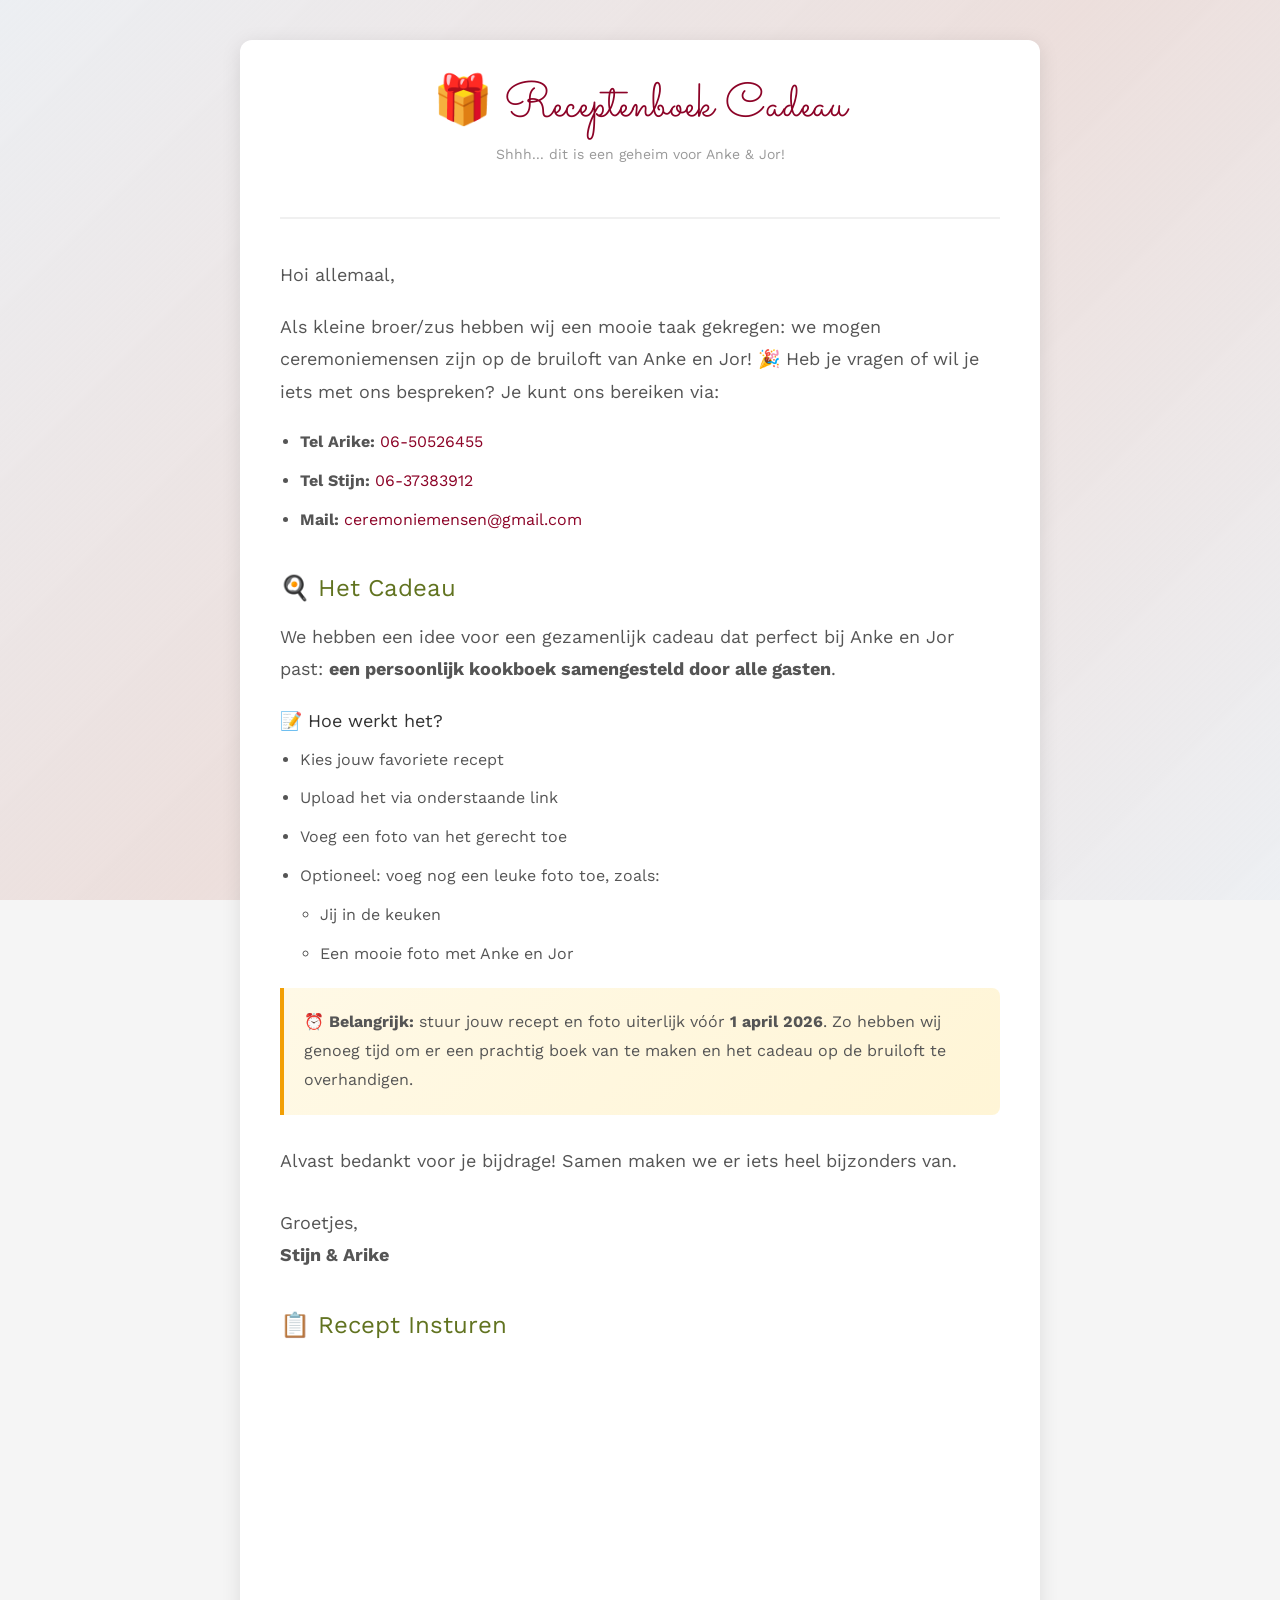
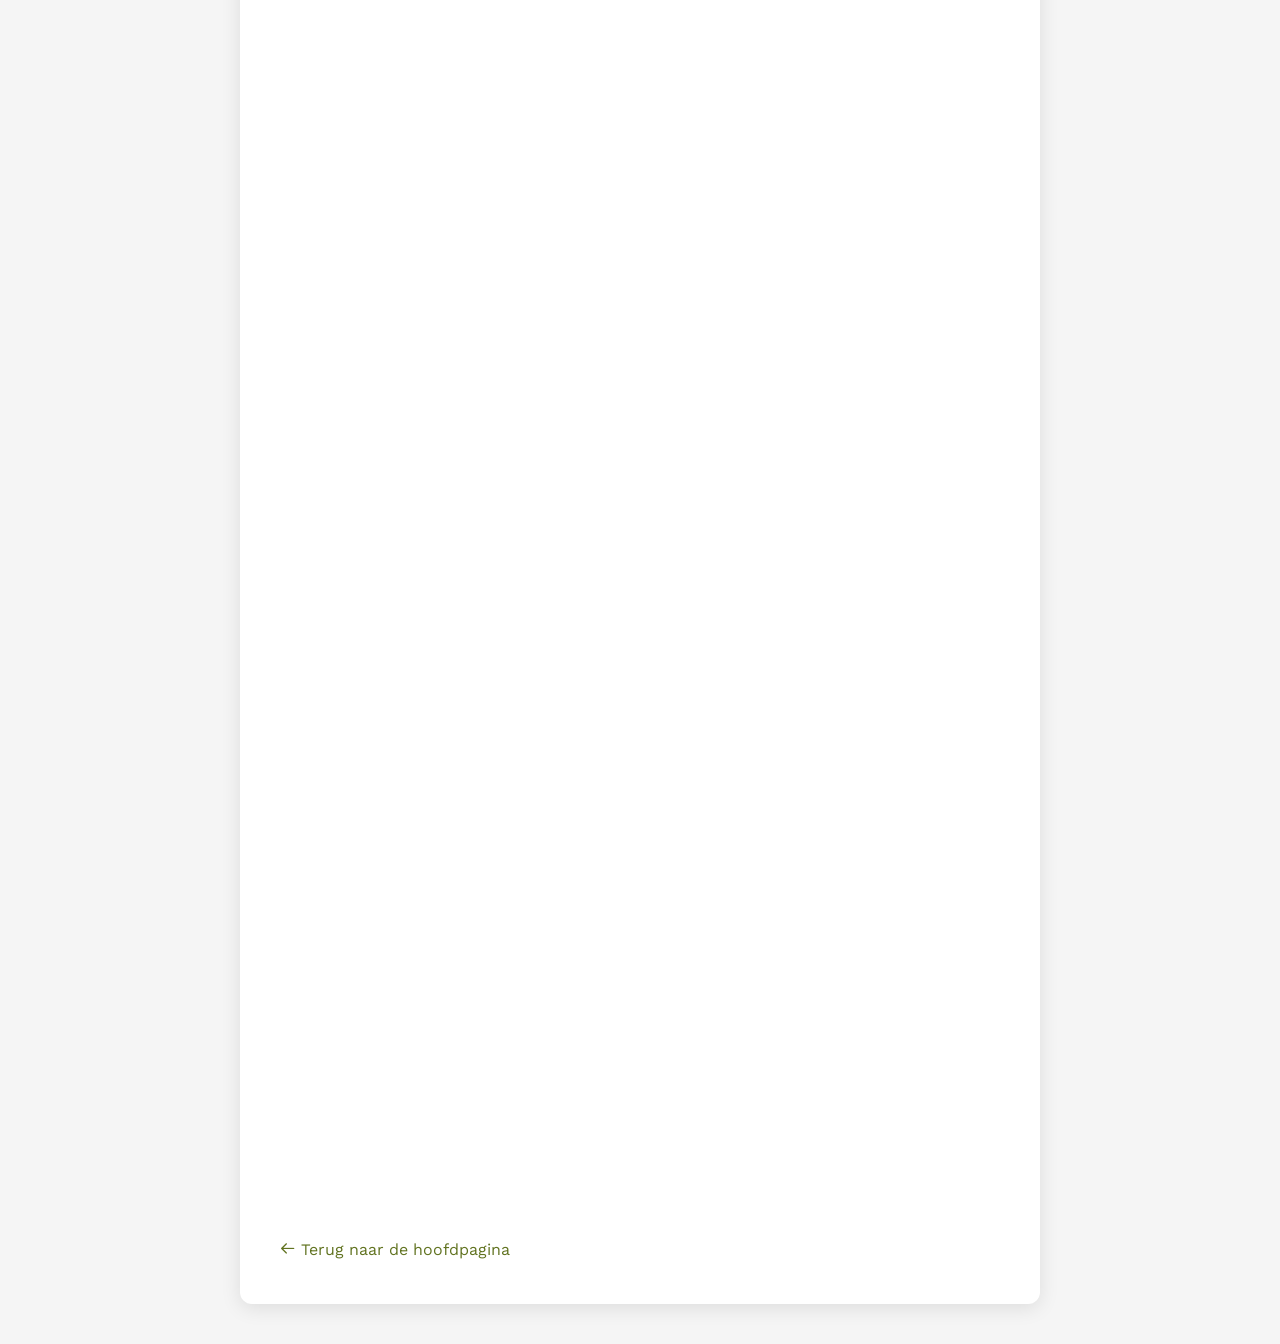
<file: geheim.html>
<!DOCTYPE html>
<html lang="nl">
<head>
    <meta charset="utf-8">
    <meta http-equiv="X-UA-Compatible" content="IE=edge">
    <title>Geheime Pagina - Bruiloft Jor & Anke</title>
    <meta name="viewport" content="width=device-width, initial-scale=1">
    <meta name="robots" content="noindex, nofollow">
    
    <!-- Favicon -->
    <link rel="icon" type="image/png" href="images/website-icon.png">
    
    <link href='https://fonts.googleapis.com/css?family=Work+Sans:400,300,600,400italic,700' rel='stylesheet' type='text/css'>
    <link href="https://fonts.googleapis.com/css?family=Sacramento" rel="stylesheet">
    
    <!-- Bootstrap  -->
    <link rel="stylesheet" href="css/bootstrap.css">
    <!-- Icomoon Icon Fonts-->
    <link rel="stylesheet" href="css/icomoon.css">
    <!-- Theme style  -->
    <link rel="stylesheet" href="css/style.css">
    
    <style>
        body {
            background: #f5f5f5;
            padding: 40px 20px;
        }
        .secret-container {
            max-width: 800px;
            margin: 0 auto;
            background: white;
            padding: 40px;
            border-radius: 12px;
            box-shadow: 0 4px 20px rgba(0,0,0,0.1);
        }
        .secret-header {
            text-align: center;
            margin-bottom: 40px;
            padding-bottom: 30px;
            border-bottom: 2px solid #f0f0f0;
        }
        .secret-header h1 {
            font-family: 'Sacramento', cursive;
            font-size: 48px;
            color: #8C0327;
            margin-bottom: 10px;
        }
        .secret-header p {
            color: #999;
            font-size: 14px;
        }
        .info-section {
            margin-bottom: 40px;
        }
        .info-section h2 {
            color: #617320;
            font-size: 24px;
            margin-bottom: 20px;
            display: flex;
            align-items: center;
            gap: 10px;
        }
        .info-section h3 {
            color: #333;
            font-size: 18px;
            margin: 25px 0 15px;
        }
        .info-section p, .info-section li {
            color: #555;
            line-height: 1.8;
        }
        .info-section ul {
            padding-left: 20px;
        }
        .info-section li {
            margin-bottom: 10px;
        }
        .highlight-box {
            background: linear-gradient(135deg, #fff9e6 0%, #fff5d6 100%);
            border-left: 4px solid #F29F05;
            padding: 20px;
            border-radius: 0 8px 8px 0;
            margin: 20px 0;
        }
        .highlight-box p {
            margin: 0;
        }
        .btn-form {
            display: inline-block;
            background: #8C0327;
            color: white;
            padding: 15px 30px;
            border-radius: 8px;
            text-decoration: none;
            font-weight: 600;
            transition: all 0.3s;
        }
        .btn-form:hover {
            background: #6a0220;
            color: white;
            text-decoration: none;
            transform: translateY(-2px);
            box-shadow: 0 4px 15px rgba(140, 3, 39, 0.3);
        }
        .back-link {
            display: inline-block;
            margin-top: 30px;
            color: #617320;
            text-decoration: none;
        }
        .back-link:hover {
            color: #8C0327;
        }
        code {
            background: #f0f0f0;
            padding: 2px 8px;
            border-radius: 4px;
            font-size: 14px;
        }
        .step-number {
            display: inline-flex;
            align-items: center;
            justify-content: center;
            width: 28px;
            height: 28px;
            background: #8C0327;
            color: white;
            border-radius: 50%;
            font-size: 14px;
            font-weight: bold;
            margin-right: 10px;
        }
    </style>
</head>
<body>
    <div class="secret-container">
        <div class="secret-header">
            <h1>🎁 Receptenboek Cadeau</h1>
            <p>Shhh... dit is een geheim voor Anke & Jor!</p>
        </div>
        
        <!-- Contact Info Section -->
        <div class="info-section">
            <p style="font-size: 18px;">Hoi allemaal,</p>
            <p style="font-size: 18px;">Als kleine broer/zus hebben wij een mooie taak gekregen: we mogen ceremoniemensen zijn op de bruiloft van Anke en Jor! 🎉 Heb je vragen of wil je iets met ons bespreken? Je kunt ons bereiken via:</p>
            <ul>
                <li><strong>Tel Arike:</strong> <a href="tel:0650526455" style="color: #8C0327;">06-50526455</a></li>
                <li><strong>Tel Stijn:</strong> <a href="tel:0637383912" style="color: #8C0327;">06-37383912</a></li>
                <li><strong>Mail:</strong> <a href="mailto:ceremoniemensen@gmail.com" style="color: #8C0327;">ceremoniemensen@gmail.com</a></li>
            </ul>
        </div>
        
        <!-- Het Cadeau Section -->
        <div class="info-section">
            <h2>🍳 Het Cadeau</h2>
            <p style="font-size: 18px;">We hebben een idee voor een gezamenlijk cadeau dat perfect bij Anke en Jor past: <strong>een persoonlijk kookboek samengesteld door alle gasten</strong>.</p>
            
            <h3>📝 Hoe werkt het?</h3>
            <ul>
                <li>Kies jouw favoriete recept</li>
                <li>Upload het via onderstaande link</li>
                <li>Voeg een foto van het gerecht toe</li>
                <li>Optioneel: voeg nog een leuke foto toe, zoals:
                    <ul style="margin-top: 10px;">
                        <li>Jij in de keuken</li>
                        <li>Een mooie foto met Anke en Jor</li>
                    </ul>
                </li>
            </ul>
            
            <div class="highlight-box">
                <p>⏰ <strong>Belangrijk:</strong> stuur jouw recept en foto uiterlijk vóór <strong>1 april 2026</strong>. Zo hebben wij genoeg tijd om er een prachtig boek van te maken en het cadeau op de bruiloft te overhandigen.</p>
            </div>
            
            <p style="font-size: 18px; margin: 30px 0;">Alvast bedankt voor je bijdrage! Samen maken we er iets heel bijzonders van.</p>
            
            <p style="font-size: 18px; margin-top: 20px;">Groetjes,<br><strong>Stijn & Arike</strong></p>
        </div>
        
        <!-- Recipe Form Section -->
        <div class="info-section">
            <h2>📋 Recept Insturen</h2>
            <iframe src="https://docs.google.com/forms/d/e/1FAIpQLSd0lJe3MdCIZFdpQY8dyAfPH5JNWF2awY3vAHAjDWlBSS45EA/viewform?embedded=true" width="100%" height="1400" frameborder="0" marginheight="0" marginwidth="0" style="border-radius: 10px;">Laden…</iframe>
        </div>
        
        <a href="index.html" class="back-link">
            <i class="icon-arrow-left"></i> Terug naar de hoofdpagina
        </a>
    </div>
</body>
</html>
</file>
<file: css/icomoon.css>
@font-face {
  font-family: 'icomoon';
  src:  url('../fonts/icomoon/icomoon.eot?6iuir');
  src:  url('../fonts/icomoon/icomoon.eot?6iuir#iefix') format('embedded-opentype'),
    url('../fonts/icomoon/icomoon.ttf?6iuir') format('truetype'),
    url('../fonts/icomoon/icomoon.woff?6iuir') format('woff'),
    url('../fonts/icomoon/icomoon.svg?6iuir#icomoon') format('svg');
  font-weight: normal;
  font-style: normal;
}

[class^="icon-"], [class*=" icon-"] {
  /* use !important to prevent issues with browser extensions that change fonts */
  font-family: 'icomoon' !important;
  speak: none;
  font-style: normal;
  font-weight: normal;
  font-variant: normal;
  text-transform: none;
  line-height: 1;

  /* Better Font Rendering =========== */
  -webkit-font-smoothing: antialiased;
  -moz-osx-font-smoothing: grayscale;
}

.icon-eye:before {
  content: "\e000";
}
.icon-paper-clip:before {
  content: "\e001";
}
.icon-mail:before {
  content: "\e002";
}
.icon-toggle:before {
  content: "\e003";
}
.icon-layout:before {
  content: "\e004";
}
.icon-link:before {
  content: "\e005";
}
.icon-bell:before {
  content: "\e006";
}
.icon-lock:before {
  content: "\e007";
}
.icon-unlock:before {
  content: "\e008";
}
.icon-ribbon:before {
  content: "\e009";
}
.icon-image:before {
  content: "\e010";
}
.icon-signal:before {
  content: "\e011";
}
.icon-target:before {
  content: "\e012";
}
.icon-clipboard:before {
  content: "\e013";
}
.icon-clock:before {
  content: "\e014";
}
.icon-watch:before {
  content: "\e015";
}
.icon-air-play:before {
  content: "\e016";
}
.icon-camera:before {
  content: "\e017";
}
.icon-video:before {
  content: "\e018";
}
.icon-disc:before {
  content: "\e019";
}
.icon-printer:before {
  content: "\e020";
}
.icon-monitor:before {
  content: "\e021";
}
.icon-server:before {
  content: "\e022";
}
.icon-cog:before {
  content: "\e023";
}
.icon-heart:before {
  content: "\e024";
}
.icon-paragraph:before {
  content: "\e025";
}
.icon-align-justify:before {
  content: "\e026";
}
.icon-align-left:before {
  content: "\e027";
}
.icon-align-center:before {
  content: "\e028";
}
.icon-align-right:before {
  content: "\e029";
}
.icon-book:before {
  content: "\e030";
}
.icon-layers:before {
  content: "\e031";
}
.icon-stack:before {
  content: "\e032";
}
.icon-stack-2:before {
  content: "\e033";
}
.icon-paper:before {
  content: "\e034";
}
.icon-paper-stack:before {
  content: "\e035";
}
.icon-search:before {
  content: "\e036";
}
.icon-zoom-in:before {
  content: "\e037";
}
.icon-zoom-out:before {
  content: "\e038";
}
.icon-reply:before {
  content: "\e039";
}
.icon-circle-plus:before {
  content: "\e040";
}
.icon-circle-minus:before {
  content: "\e041";
}
.icon-circle-check:before {
  content: "\e042";
}
.icon-circle-cross:before {
  content: "\e043";
}
.icon-square-plus:before {
  content: "\e044";
}
.icon-square-minus:before {
  content: "\e045";
}
.icon-square-check:before {
  content: "\e046";
}
.icon-square-cross:before {
  content: "\e047";
}
.icon-microphone:before {
  content: "\e048";
}
.icon-record:before {
  content: "\e049";
}
.icon-skip-back:before {
  content: "\e050";
}
.icon-rewind:before {
  content: "\e051";
}
.icon-play:before {
  content: "\e052";
}
.icon-pause:before {
  content: "\e053";
}
.icon-stop:before {
  content: "\e054";
}
.icon-fast-forward:before {
  content: "\e055";
}
.icon-skip-forward:before {
  content: "\e056";
}
.icon-shuffle:before {
  content: "\e057";
}
.icon-repeat:before {
  content: "\e058";
}
.icon-folder:before {
  content: "\e059";
}
.icon-umbrella:before {
  content: "\e060";
}
.icon-moon:before {
  content: "\e061";
}
.icon-thermometer:before {
  content: "\e062";
}
.icon-drop:before {
  content: "\e063";
}
.icon-sun:before {
  content: "\e064";
}
.icon-cloud:before {
  content: "\e065";
}
.icon-cloud-upload:before {
  content: "\e066";
}
.icon-cloud-download:before {
  content: "\e067";
}
.icon-upload:before {
  content: "\e068";
}
.icon-download:before {
  content: "\e069";
}
.icon-location:before {
  content: "\e070";
}
.icon-location-2:before {
  content: "\e071";
}
.icon-map:before {
  content: "\e072";
}
.icon-battery:before {
  content: "\e073";
}
.icon-head:before {
  content: "\e074";
}
.icon-briefcase:before {
  content: "\e075";
}
.icon-speech-bubble:before {
  content: "\e076";
}
.icon-anchor:before {
  content: "\e077";
}
.icon-globe:before {
  content: "\e078";
}
.icon-box:before {
  content: "\e079";
}
.icon-reload:before {
  content: "\e080";
}
.icon-share:before {
  content: "\e081";
}
.icon-marquee:before {
  content: "\e082";
}
.icon-marquee-plus:before {
  content: "\e083";
}
.icon-marquee-minus:before {
  content: "\e084";
}
.icon-tag:before {
  content: "\e085";
}
.icon-power:before {
  content: "\e086";
}
.icon-command:before {
  content: "\e087";
}
.icon-alt:before {
  content: "\e088";
}
.icon-esc:before {
  content: "\e089";
}
.icon-bar-graph:before {
  content: "\e090";
}
.icon-bar-graph-2:before {
  content: "\e091";
}
.icon-pie-graph:before {
  content: "\e092";
}
.icon-star:before {
  content: "\e093";
}
.icon-arrow-left:before {
  content: "\e094";
}
.icon-arrow-right:before {
  content: "\e095";
}
.icon-arrow-up:before {
  content: "\e096";
}
.icon-arrow-down:before {
  content: "\e097";
}
.icon-volume:before {
  content: "\e098";
}
.icon-mute:before {
  content: "\e099";
}
.icon-content-right:before {
  content: "\e100";
}
.icon-content-left:before {
  content: "\e101";
}
.icon-grid:before {
  content: "\e102";
}
.icon-grid-2:before {
  content: "\e103";
}
.icon-columns:before {
  content: "\e104";
}
.icon-loader:before {
  content: "\e105";
}
.icon-bag:before {
  content: "\e106";
}
.icon-ban:before {
  content: "\e107";
}
.icon-flag:before {
  content: "\e108";
}
.icon-trash:before {
  content: "\e109";
}
.icon-expand:before {
  content: "\e110";
}
.icon-contract:before {
  content: "\e111";
}
.icon-maximize:before {
  content: "\e112";
}
.icon-minimize:before {
  content: "\e113";
}
.icon-plus:before {
  content: "\e114";
}
.icon-minus:before {
  content: "\e115";
}
.icon-check:before {
  content: "\e116";
}
.icon-cross:before {
  content: "\e117";
}
.icon-move:before {
  content: "\e118";
}
.icon-delete:before {
  content: "\e119";
}
.icon-menu:before {
  content: "\e120";
}
.icon-archive:before {
  content: "\e121";
}
.icon-inbox:before {
  content: "\e122";
}
.icon-outbox:before {
  content: "\e123";
}
.icon-file:before {
  content: "\e124";
}
.icon-file-add:before {
  content: "\e125";
}
.icon-file-subtract:before {
  content: "\e126";
}
.icon-help:before {
  content: "\e127";
}
.icon-open:before {
  content: "\e128";
}
.icon-ellipsis:before {
  content: "\e129";
}
.icon-add-to-list:before {
  content: "\e900";
}
.icon-classic-computer:before {
  content: "\e901";
}
.icon-controller-fast-backward:before {
  content: "\e902";
}
.icon-creative-commons-attribution:before {
  content: "\e903";
}
.icon-creative-commons-noderivs:before {
  content: "\e904";
}
.icon-creative-commons-noncommercial-eu:before {
  content: "\e905";
}
.icon-creative-commons-noncommercial-us:before {
  content: "\e906";
}
.icon-creative-commons-public-domain:before {
  content: "\e907";
}
.icon-creative-commons-remix:before {
  content: "\e908";
}
.icon-creative-commons-share:before {
  content: "\e909";
}
.icon-creative-commons-sharealike:before {
  content: "\e90a";
}
.icon-creative-commons:before {
  content: "\e90b";
}
.icon-document-landscape:before {
  content: "\e90c";
}
.icon-remove-user:before {
  content: "\e90d";
}
.icon-warning:before {
  content: "\e90e";
}
.icon-arrow-bold-down:before {
  content: "\e90f";
}
.icon-arrow-bold-left:before {
  content: "\e910";
}
.icon-arrow-bold-right:before {
  content: "\e911";
}
.icon-arrow-bold-up:before {
  content: "\e912";
}
.icon-arrow-down2:before {
  content: "\e913";
}
.icon-arrow-left2:before {
  content: "\e914";
}
.icon-arrow-long-down:before {
  content: "\e915";
}
.icon-arrow-long-left:before {
  content: "\e916";
}
.icon-arrow-long-right:before {
  content: "\e917";
}
.icon-arrow-long-up:before {
  content: "\e918";
}
.icon-arrow-right2:before {
  content: "\e919";
}
.icon-arrow-up2:before {
  content: "\e91a";
}
.icon-arrow-with-circle-down:before {
  content: "\e91b";
}
.icon-arrow-with-circle-left:before {
  content: "\e91c";
}
.icon-arrow-with-circle-right:before {
  content: "\e91d";
}
.icon-arrow-with-circle-up:before {
  content: "\e91e";
}
.icon-bookmark:before {
  content: "\e91f";
}
.icon-bookmarks:before {
  content: "\e920";
}
.icon-chevron-down:before {
  content: "\e921";
}
.icon-chevron-left:before {
  content: "\e922";
}
.icon-chevron-right:before {
  content: "\e923";
}
.icon-chevron-small-down:before {
  content: "\e924";
}
.icon-chevron-small-left:before {
  content: "\e925";
}
.icon-chevron-small-right:before {
  content: "\e926";
}
.icon-chevron-small-up:before {
  content: "\e927";
}
.icon-chevron-thin-down:before {
  content: "\e928";
}
.icon-chevron-thin-left:before {
  content: "\e929";
}
.icon-chevron-thin-right:before {
  content: "\e92a";
}
.icon-chevron-thin-up:before {
  content: "\e92b";
}
.icon-chevron-up:before {
  content: "\e92c";
}
.icon-chevron-with-circle-down:before {
  content: "\e92d";
}
.icon-chevron-with-circle-left:before {
  content: "\e92e";
}
.icon-chevron-with-circle-right:before {
  content: "\e92f";
}
.icon-chevron-with-circle-up:before {
  content: "\e930";
}
.icon-cloud2:before {
  content: "\e931";
}
.icon-controller-fast-forward:before {
  content: "\e932";
}
.icon-controller-jump-to-start:before {
  content: "\e933";
}
.icon-controller-next:before {
  content: "\e934";
}
.icon-controller-paus:before {
  content: "\e935";
}
.icon-controller-play:before {
  content: "\e936";
}
.icon-controller-record:before {
  content: "\e937";
}
.icon-controller-stop:before {
  content: "\e938";
}
.icon-controller-volume:before {
  content: "\e939";
}
.icon-dot-single:before {
  content: "\e93a";
}
.icon-dots-three-horizontal:before {
  content: "\e93b";
}
.icon-dots-three-vertical:before {
  content: "\e93c";
}
.icon-dots-two-horizontal:before {
  content: "\e93d";
}
.icon-dots-two-vertical:before {
  content: "\e93e";
}
.icon-download2:before {
  content: "\e93f";
}
.icon-emoji-flirt:before {
  content: "\e940";
}
.icon-flow-branch:before {
  content: "\e941";
}
.icon-flow-cascade:before {
  content: "\e942";
}
.icon-flow-line:before {
  content: "\e943";
}
.icon-flow-parallel:before {
  content: "\e944";
}
.icon-flow-tree:before {
  content: "\e945";
}
.icon-install:before {
  content: "\e946";
}
.icon-layers2:before {
  content: "\e947";
}
.icon-open-book:before {
  content: "\e948";
}
.icon-resize-100:before {
  content: "\e949";
}
.icon-resize-full-screen:before {
  content: "\e94a";
}
.icon-save:before {
  content: "\e94b";
}
.icon-select-arrows:before {
  content: "\e94c";
}
.icon-sound-mute:before {
  content: "\e94d";
}
.icon-sound:before {
  content: "\e94e";
}
.icon-trash2:before {
  content: "\e94f";
}
.icon-triangle-down:before {
  content: "\e950";
}
.icon-triangle-left:before {
  content: "\e951";
}
.icon-triangle-right:before {
  content: "\e952";
}
.icon-triangle-up:before {
  content: "\e953";
}
.icon-uninstall:before {
  content: "\e954";
}
.icon-upload-to-cloud:before {
  content: "\e955";
}
.icon-upload2:before {
  content: "\e956";
}
.icon-add-user:before {
  content: "\e957";
}
.icon-address:before {
  content: "\e958";
}
.icon-adjust:before {
  content: "\e959";
}
.icon-air:before {
  content: "\e95a";
}
.icon-aircraft-landing:before {
  content: "\e95b";
}
.icon-aircraft-take-off:before {
  content: "\e95c";
}
.icon-aircraft:before {
  content: "\e95d";
}
.icon-align-bottom:before {
  content: "\e95e";
}
.icon-align-horizontal-middle:before {
  content: "\e95f";
}
.icon-align-left2:before {
  content: "\e960";
}
.icon-align-right2:before {
  content: "\e961";
}
.icon-align-top:before {
  content: "\e962";
}
.icon-align-vertical-middle:before {
  content: "\e963";
}
.icon-archive2:before {
  content: "\e964";
}
.icon-area-graph:before {
  content: "\e965";
}
.icon-attachment:before {
  content: "\e966";
}
.icon-awareness-ribbon:before {
  content: "\e967";
}
.icon-back-in-time:before {
  content: "\e968";
}
.icon-back:before {
  content: "\e969";
}
.icon-bar-graph2:before {
  content: "\e96a";
}
.icon-battery2:before {
  content: "\e96b";
}
.icon-beamed-note:before {
  content: "\e96c";
}
.icon-bell2:before {
  content: "\e96d";
}
.icon-blackboard:before {
  content: "\e96e";
}
.icon-block:before {
  content: "\e96f";
}
.icon-book2:before {
  content: "\e970";
}
.icon-bowl:before {
  content: "\e971";
}
.icon-box2:before {
  content: "\e972";
}
.icon-briefcase2:before {
  content: "\e973";
}
.icon-browser:before {
  content: "\e974";
}
.icon-brush:before {
  content: "\e975";
}
.icon-bucket:before {
  content: "\e976";
}
.icon-cake:before {
  content: "\e977";
}
.icon-calculator:before {
  content: "\e978";
}
.icon-calendar:before {
  content: "\e979";
}
.icon-camera2:before {
  content: "\e97a";
}
.icon-ccw:before {
  content: "\e97b";
}
.icon-chat:before {
  content: "\e97c";
}
.icon-check2:before {
  content: "\e97d";
}
.icon-circle-with-cross:before {
  content: "\e97e";
}
.icon-circle-with-minus:before {
  content: "\e97f";
}
.icon-circle-with-plus:before {
  content: "\e980";
}
.icon-circle:before {
  content: "\e981";
}
.icon-circular-graph:before {
  content: "\e982";
}
.icon-clapperboard:before {
  content: "\e983";
}
.icon-clipboard2:before {
  content: "\e984";
}
.icon-clock2:before {
  content: "\e985";
}
.icon-code:before {
  content: "\e986";
}
.icon-cog2:before {
  content: "\e987";
}
.icon-colours:before {
  content: "\e988";
}
.icon-compass:before {
  content: "\e989";
}
.icon-copy:before {
  content: "\e98a";
}
.icon-credit-card:before {
  content: "\e98b";
}
.icon-credit:before {
  content: "\e98c";
}
.icon-cross2:before {
  content: "\e98d";
}
.icon-cup:before {
  content: "\e98e";
}
.icon-cw:before {
  content: "\e98f";
}
.icon-cycle:before {
  content: "\e990";
}
.icon-database:before {
  content: "\e991";
}
.icon-dial-pad:before {
  content: "\e992";
}
.icon-direction:before {
  content: "\e993";
}
.icon-document:before {
  content: "\e994";
}
.icon-documents:before {
  content: "\e995";
}
.icon-drink:before {
  content: "\e996";
}
.icon-drive:before {
  content: "\e997";
}
.icon-drop2:before {
  content: "\e998";
}
.icon-edit:before {
  content: "\e999";
}
.icon-email:before {
  content: "\e99a";
}
.icon-emoji-happy:before {
  content: "\e99b";
}
.icon-emoji-neutral:before {
  content: "\e99c";
}
.icon-emoji-sad:before {
  content: "\e99d";
}
.icon-erase:before {
  content: "\e99e";
}
.icon-eraser:before {
  content: "\e99f";
}
.icon-export:before {
  content: "\e9a0";
}
.icon-eye2:before {
  content: "\e9a1";
}
.icon-feather:before {
  content: "\e9a2";
}
.icon-flag2:before {
  content: "\e9a3";
}
.icon-flash:before {
  content: "\e9a4";
}
.icon-flashlight:before {
  content: "\e9a5";
}
.icon-flat-brush:before {
  content: "\e9a6";
}
.icon-folder-images:before {
  content: "\e9a7";
}
.icon-folder-music:before {
  content: "\e9a8";
}
.icon-folder-video:before {
  content: "\e9a9";
}
.icon-folder2:before {
  content: "\e9aa";
}
.icon-forward:before {
  content: "\e9ab";
}
.icon-funnel:before {
  content: "\e9ac";
}
.icon-game-controller:before {
  content: "\e9ad";
}
.icon-gauge:before {
  content: "\e9ae";
}
.icon-globe2:before {
  content: "\e9af";
}
.icon-graduation-cap:before {
  content: "\e9b0";
}
.icon-grid2:before {
  content: "\e9b1";
}
.icon-hair-cross:before {
  content: "\e9b2";
}
.icon-hand:before {
  content: "\e9b3";
}
.icon-heart-outlined:before {
  content: "\e9b4";
}
.icon-heart2:before {
  content: "\e9b5";
}
.icon-help-with-circle:before {
  content: "\e9b6";
}
.icon-help2:before {
  content: "\e9b7";
}
.icon-home:before {
  content: "\e9b8";
}
.icon-hour-glass:before {
  content: "\e9b9";
}
.icon-image-inverted:before {
  content: "\e9ba";
}
.icon-image2:before {
  content: "\e9bb";
}
.icon-images:before {
  content: "\e9bc";
}
.icon-inbox2:before {
  content: "\e9bd";
}
.icon-infinity:before {
  content: "\e9be";
}
.icon-info-with-circle:before {
  content: "\e9bf";
}
.icon-info:before {
  content: "\e9c0";
}
.icon-key:before {
  content: "\e9c1";
}
.icon-keyboard:before {
  content: "\e9c2";
}
.icon-lab-flask:before {
  content: "\e9c3";
}
.icon-landline:before {
  content: "\e9c4";
}
.icon-language:before {
  content: "\e9c5";
}
.icon-laptop:before {
  content: "\e9c6";
}
.icon-leaf:before {
  content: "\e9c7";
}
.icon-level-down:before {
  content: "\e9c8";
}
.icon-level-up:before {
  content: "\e9c9";
}
.icon-lifebuoy:before {
  content: "\e9ca";
}
.icon-light-bulb:before {
  content: "\e9cb";
}
.icon-light-down:before {
  content: "\e9cc";
}
.icon-light-up:before {
  content: "\e9cd";
}
.icon-line-graph:before {
  content: "\e9ce";
}
.icon-link2:before {
  content: "\e9cf";
}
.icon-list:before {
  content: "\e9d0";
}
.icon-location-pin:before {
  content: "\e9d1";
}
.icon-location2:before {
  content: "\e9d2";
}
.icon-lock-open:before {
  content: "\e9d3";
}
.icon-lock2:before {
  content: "\e9d4";
}
.icon-log-out:before {
  content: "\e9d5";
}
.icon-login:before {
  content: "\e9d6";
}
.icon-loop:before {
  content: "\e9d7";
}
.icon-magnet:before {
  content: "\e9d8";
}
.icon-magnifying-glass:before {
  content: "\e9d9";
}
.icon-mail2:before {
  content: "\e9da";
}
.icon-man:before {
  content: "\e9db";
}
.icon-map2:before {
  content: "\e9dc";
}
.icon-mask:before {
  content: "\e9dd";
}
.icon-medal:before {
  content: "\e9de";
}
.icon-megaphone:before {
  content: "\e9df";
}
.icon-menu2:before {
  content: "\e9e0";
}
.icon-message:before {
  content: "\e9e1";
}
.icon-mic:before {
  content: "\e9e2";
}
.icon-minus2:before {
  content: "\e9e3";
}
.icon-mobile:before {
  content: "\e9e4";
}
.icon-modern-mic:before {
  content: "\e9e5";
}
.icon-moon2:before {
  content: "\e9e6";
}
.icon-mouse:before {
  content: "\e9e7";
}
.icon-music:before {
  content: "\e9e8";
}
.icon-network:before {
  content: "\e9e9";
}
.icon-new-message:before {
  content: "\e9ea";
}
.icon-new:before {
  content: "\e9eb";
}
.icon-news:before {
  content: "\e9ec";
}
.icon-note:before {
  content: "\e9ed";
}
.icon-notification:before {
  content: "\e9ee";
}
.icon-old-mobile:before {
  content: "\e9ef";
}
.icon-old-phone:before {
  content: "\e9f0";
}
.icon-palette:before {
  content: "\e9f1";
}
.icon-paper-plane:before {
  content: "\e9f2";
}
.icon-pencil:before {
  content: "\e9f3";
}
.icon-phone:before {
  content: "\e9f4";
}
.icon-pie-chart:before {
  content: "\e9f5";
}
.icon-pin:before {
  content: "\e9f6";
}
.icon-plus2:before {
  content: "\e9f7";
}
.icon-popup:before {
  content: "\e9f8";
}
.icon-power-plug:before {
  content: "\e9f9";
}
.icon-price-ribbon:before {
  content: "\e9fa";
}
.icon-price-tag:before {
  content: "\e9fb";
}
.icon-print:before {
  content: "\e9fc";
}
.icon-progress-empty:before {
  content: "\e9fd";
}
.icon-progress-full:before {
  content: "\e9fe";
}
.icon-progress-one:before {
  content: "\e9ff";
}
.icon-progress-two:before {
  content: "\ea00";
}
.icon-publish:before {
  content: "\ea01";
}
.icon-quote:before {
  content: "\ea02";
}
.icon-radio:before {
  content: "\ea03";
}
.icon-reply-all:before {
  content: "\ea04";
}
.icon-reply2:before {
  content: "\ea05";
}
.icon-retweet:before {
  content: "\ea06";
}
.icon-rocket:before {
  content: "\ea07";
}
.icon-round-brush:before {
  content: "\ea08";
}
.icon-rss:before {
  content: "\ea09";
}
.icon-ruler:before {
  content: "\ea0a";
}
.icon-scissors:before {
  content: "\ea0b";
}
.icon-share-alternitive:before {
  content: "\ea0c";
}
.icon-share2:before {
  content: "\ea0d";
}
.icon-shareable:before {
  content: "\ea0e";
}
.icon-shield:before {
  content: "\ea0f";
}
.icon-shop:before {
  content: "\ea10";
}
.icon-shopping-bag:before {
  content: "\ea11";
}
.icon-shopping-basket:before {
  content: "\ea12";
}
.icon-shopping-cart:before {
  content: "\ea13";
}
.icon-shuffle2:before {
  content: "\ea14";
}
.icon-signal2:before {
  content: "\ea15";
}
.icon-sound-mix:before {
  content: "\ea16";
}
.icon-sports-club:before {
  content: "\ea17";
}
.icon-spreadsheet:before {
  content: "\ea18";
}
.icon-squared-cross:before {
  content: "\ea19";
}
.icon-squared-minus:before {
  content: "\ea1a";
}
.icon-squared-plus:before {
  content: "\ea1b";
}
.icon-star-outlined:before {
  content: "\ea1c";
}
.icon-star2:before {
  content: "\ea1d";
}
.icon-stopwatch:before {
  content: "\ea1e";
}
.icon-suitcase:before {
  content: "\ea1f";
}
.icon-swap:before {
  content: "\ea20";
}
.icon-sweden:before {
  content: "\ea21";
}
.icon-switch:before {
  content: "\ea22";
}
.icon-tablet:before {
  content: "\ea23";
}
.icon-tag2:before {
  content: "\ea24";
}
.icon-text-document-inverted:before {
  content: "\ea25";
}
.icon-text-document:before {
  content: "\ea26";
}
.icon-text:before {
  content: "\ea27";
}
.icon-thermometer2:before {
  content: "\ea28";
}
.icon-thumbs-down:before {
  content: "\ea29";
}
.icon-thumbs-up:before {
  content: "\ea2a";
}
.icon-thunder-cloud:before {
  content: "\ea2b";
}
.icon-ticket:before {
  content: "\ea2c";
}
.icon-time-slot:before {
  content: "\ea2d";
}
.icon-tools:before {
  content: "\ea2e";
}
.icon-traffic-cone:before {
  content: "\ea2f";
}
.icon-tree:before {
  content: "\ea30";
}
.icon-trophy:before {
  content: "\ea31";
}
.icon-tv:before {
  content: "\ea32";
}
.icon-typing:before {
  content: "\ea33";
}
.icon-unread:before {
  content: "\ea34";
}
.icon-untag:before {
  content: "\ea35";
}
.icon-user:before {
  content: "\ea36";
}
.icon-users:before {
  content: "\ea37";
}
.icon-v-card:before {
  content: "\ea38";
}
.icon-video2:before {
  content: "\ea39";
}
.icon-vinyl:before {
  content: "\ea3a";
}
.icon-voicemail:before {
  content: "\ea3b";
}
.icon-wallet:before {
  content: "\ea3c";
}
.icon-water:before {
  content: "\ea3d";
}
.icon-px-with-circle:before {
  content: "\ea3e";
}
.icon-px:before {
  content: "\ea3f";
}
.icon-basecamp:before {
  content: "\ea40";
}
.icon-behance:before {
  content: "\ea41";
}
.icon-creative-cloud:before {
  content: "\ea42";
}
.icon-dropbox:before {
  content: "\ea43";
}
.icon-evernote:before {
  content: "\ea44";
}
.icon-flattr:before {
  content: "\ea45";
}
.icon-foursquare:before {
  content: "\ea46";
}
.icon-google-drive:before {
  content: "\ea47";
}
.icon-google-hangouts:before {
  content: "\ea48";
}
.icon-grooveshark:before {
  content: "\ea49";
}
.icon-icloud:before {
  content: "\ea4a";
}
.icon-mixi:before {
  content: "\ea4b";
}
.icon-onedrive:before {
  content: "\ea4c";
}
.icon-paypal:before {
  content: "\ea4d";
}
.icon-picasa:before {
  content: "\ea4e";
}
.icon-qq:before {
  content: "\ea4f";
}
.icon-rdio-with-circle:before {
  content: "\ea50";
}
.icon-renren:before {
  content: "\ea51";
}
.icon-scribd:before {
  content: "\ea52";
}
.icon-sina-weibo:before {
  content: "\ea53";
}
.icon-skype-with-circle:before {
  content: "\ea54";
}
.icon-skype:before {
  content: "\ea55";
}
.icon-slideshare:before {
  content: "\ea56";
}
.icon-smashing:before {
  content: "\ea57";
}
.icon-soundcloud:before {
  content: "\ea58";
}
.icon-spotify-with-circle:before {
  content: "\ea59";
}
.icon-spotify:before {
  content: "\ea5a";
}
.icon-swarm:before {
  content: "\ea5b";
}
.icon-vine-with-circle:before {
  content: "\ea5c";
}
.icon-vine:before {
  content: "\ea5d";
}
.icon-vk-alternitive:before {
  content: "\ea5e";
}
.icon-vk-with-circle:before {
  content: "\ea5f";
}
.icon-vk:before {
  content: "\ea60";
}
.icon-xing-with-circle:before {
  content: "\ea61";
}
.icon-xing:before {
  content: "\ea62";
}
.icon-yelp:before {
  content: "\ea63";
}
.icon-dribbble-with-circle:before {
  content: "\ea64";
}
.icon-dribbble:before {
  content: "\ea65";
}
.icon-facebook-with-circle:before {
  content: "\ea66";
}
.icon-facebook:before {
  content: "\ea67";
}
.icon-flickr-with-circle:before {
  content: "\ea68";
}
.icon-flickr:before {
  content: "\ea69";
}
.icon-github-with-circle:before {
  content: "\ea6a";
}
.icon-github:before {
  content: "\ea6b";
}
.icon-google-with-circle:before {
  content: "\ea6c";
}
.icon-google:before {
  content: "\ea6d";
}
.icon-instagram-with-circle:before {
  content: "\ea6e";
}
.icon-instagram:before {
  content: "\ea6f";
}
.icon-lastfm-with-circle:before {
  content: "\ea70";
}
.icon-lastfm:before {
  content: "\ea71";
}
.icon-linkedin-with-circle:before {
  content: "\ea72";
}
.icon-linkedin:before {
  content: "\ea73";
}
.icon-pinterest-with-circle:before {
  content: "\ea74";
}
.icon-pinterest:before {
  content: "\ea75";
}
.icon-rdio:before {
  content: "\ea76";
}
.icon-stumbleupon-with-circle:before {
  content: "\ea77";
}
.icon-stumbleupon:before {
  content: "\ea78";
}
.icon-tumblr-with-circle:before {
  content: "\ea79";
}
.icon-tumblr:before {
  content: "\ea7a";
}
.icon-twitter-with-circle:before {
  content: "\ea7b";
}
.icon-twitter:before {
  content: "\ea7c";
}
.icon-vimeo-with-circle:before {
  content: "\ea7d";
}
.icon-vimeo:before {
  content: "\ea7e";
}
.icon-youtube-with-circle:before {
  content: "\ea7f";
}
.icon-youtube:before {
  content: "\ea80";
}
</file>
<file: css/style.css>
@font-face {
  font-family: 'icomoon';
  src: url("../fonts/icomoon/icomoon.eot?srf3rx");
  src: url("../fonts/icomoon/icomoon.eot?srf3rx#iefix") format("embedded-opentype"), url("../fonts/icomoon/icomoon.ttf?srf3rx") format("truetype"), url("../fonts/icomoon/icomoon.woff?srf3rx") format("woff"), url("../fonts/icomoon/icomoon.svg?srf3rx#icomoon") format("svg");
  font-weight: normal;
  font-style: normal;
}

/* =======================================================
*
*   Wedding Color Palette - Floral Theme
*   Primary: #8C0327 (deep burgundy)
*   Secondary: #617320 (olive green)
*   Accent: #F29F05 (warm amber)
*   Background: #EBEEF2 (soft off-white)
*   Cards: #D9ACA3 (warm blush)
*
* ======================================================= */

:root {
  --color-primary: #8C0327;
  --color-primary-hover: #6B0220;
  --color-primary-light: rgba(140, 3, 39, 0.15);
  --color-secondary: #617320;
  --color-secondary-hover: #4D5C19;
  --color-secondary-light: rgba(97, 115, 32, 0.15);
  --color-accent: #F29F05;
  --color-accent-hover: #D18B04;
  --color-background: #EBEEF2;
  --color-background-warm: #D9ACA3;
  --color-background-warm-light: rgba(217, 172, 163, 0.3);
  --color-text-dark: #3D2A2E;
  --color-text-body: #5C4A4E;
  --color-text-muted: #7A6B6E;
}

/* =======================================================
*
* 	Template Style 
*
* ======================================================= */
body {
  font-family: "Work Sans", Arial, sans-serif;
  font-weight: 400;
  font-size: 16px;
  line-height: 1.7;
  color: var(--color-text-body);
  background: url(../images/background.png) center center fixed;
  background-size: cover;
  position: relative;
}

body:before {
  content: '';
  position: fixed;
  top: 0;
  left: 0;
  width: 100%;
  height: 100%;
  background: linear-gradient(135deg, rgba(235, 238, 242, 0.9) 0%, rgba(217, 172, 163, 0.3) 50%, rgba(235, 238, 242, 0.85) 100%);
  z-index: -1;
}

#page {
  position: relative;
  overflow-x: hidden;
  width: 100%;
  height: 100%;
  -webkit-transition: 0.5s;
  -o-transition: 0.5s;
  transition: 0.5s;
  z-index: 1;
  background: transparent;
}
.offcanvas #page {
  overflow: hidden;
  position: absolute;
}
.offcanvas #page:after {
  -webkit-transition: 2s;
  -o-transition: 2s;
  transition: 2s;
  position: absolute;
  top: 0;
  right: 0;
  bottom: 0;
  left: 0;
  z-index: 101;
  background: rgba(140, 3, 39, 0.2);
  content: "";
}

a {
  color: var(--color-primary);
  -webkit-transition: 0.5s;
  -o-transition: 0.5s;
  transition: 0.5s;
}
a:hover, a:active, a:focus {
  color: var(--color-primary-hover);
  outline: none;
  text-decoration: none;
}

p {
  margin-bottom: 20px;
}

h1, h2, h3, h4, h5, h6, figure {
  color: var(--color-text-dark);
  font-family: "Work Sans", Arial, sans-serif;
  font-weight: 400;
  margin: 0 0 20px 0;
}

::-webkit-selection {
  color: #fff;
  background: var(--color-primary);
}

::-moz-selection {
  color: #fff;
  background: var(--color-primary);
}

::selection {
  color: #fff;
  background: var(--color-primary);
}

.fh5co-nav {
  position: absolute;
  top: 0;
  margin: 0;
  padding: 0;
  width: 100%;
  padding: 40px 0;
  z-index: 1001;
}
@media screen and (max-width: 768px) {
  .fh5co-nav {
    padding: 20px 0;
  }
}
.fh5co-nav #fh5co-logo {
  font-size: 40px;
  margin: 0;
  padding: 0;
  line-height: 40px;
  font-family: "Sacramento", Arial, serif;
}
.fh5co-nav a {
  padding: 5px 10px;
  color: #fff;
}
@media screen and (max-width: 768px) {
  .fh5co-nav .menu-1, .fh5co-nav .menu-2 {
    display: none;
  }
}
.fh5co-nav ul {
  padding: 0;
  margin: 2px 0 0 0;
}
.fh5co-nav ul li {
  padding: 0;
  margin: 0;
  list-style: none;
  display: inline;
}
.fh5co-nav ul li a {
  font-size: 14px;
  padding: 30px 10px;
  text-transform: uppercase;
  color: rgba(255, 255, 255, 0.7);
  -webkit-transition: 0.5s;
  -o-transition: 0.5s;
  transition: 0.5s;
}
.fh5co-nav ul li a:hover, .fh5co-nav ul li a:focus, .fh5co-nav ul li a:active {
  color: #fff;
}
.fh5co-nav ul li.has-dropdown {
  position: relative;
}
.fh5co-nav ul li.has-dropdown .dropdown {
  width: 130px;
  -webkit-box-shadow: 0px 8px 24px -8px rgba(140, 3, 39, 0.15);
  -moz-box-shadow: 0px 8px 24px -8px rgba(140, 3, 39, 0.15);
  box-shadow: 0px 8px 24px -8px rgba(140, 3, 39, 0.15);
  z-index: 1002;
  visibility: hidden;
  opacity: 0;
  position: absolute;
  top: 40px;
  left: 0;
  text-align: left;
  background: rgba(255, 255, 255, 0.95);
  padding: 20px;
  -webkit-border-radius: 12px;
  -moz-border-radius: 12px;
  -ms-border-radius: 12px;
  border-radius: 12px;
  -webkit-transition: 0s;
  -o-transition: 0s;
  transition: 0s;
}
.fh5co-nav ul li.has-dropdown .dropdown:before {
  bottom: 100%;
  left: 40px;
  border: solid transparent;
  content: " ";
  height: 0;
  width: 0;
  position: absolute;
  pointer-events: none;
  border-bottom-color: #fff;
  border-width: 8px;
  margin-left: -8px;
}
.fh5co-nav ul li.has-dropdown .dropdown li {
  display: block;
  margin-bottom: 7px;
}
.fh5co-nav ul li.has-dropdown .dropdown li:last-child {
  margin-bottom: 0;
}
.fh5co-nav ul li.has-dropdown .dropdown li a {
  padding: 2px 0;
  display: block;
  color: var(--color-text-muted);
  line-height: 1.2;
  text-transform: none;
  font-size: 15px;
}
.fh5co-nav ul li.has-dropdown .dropdown li a:hover {
  color: var(--color-primary);
}
.fh5co-nav ul li.has-dropdown:hover a, .fh5co-nav ul li.has-dropdown:focus a {
  color: #fff;
}
.fh5co-nav ul li.btn-cta a {
  color: var(--color-primary);
}
.fh5co-nav ul li.btn-cta a span {
  background: rgba(255, 255, 255, 0.9);
  padding: 4px 20px;
  display: -moz-inline-stack;
  display: inline-block;
  zoom: 1;
  *display: inline;
  -webkit-transition: 0.3s;
  -o-transition: 0.3s;
  transition: 0.3s;
  -webkit-border-radius: 100px;
  -moz-border-radius: 100px;
  -ms-border-radius: 100px;
  border-radius: 100px;
}
.fh5co-nav ul li.btn-cta a:hover span {
  -webkit-box-shadow: 0px 8px 20px -8px rgba(140, 3, 39, 0.2);
  -moz-box-shadow: 0px 8px 20px -8px rgba(140, 3, 39, 0.2);
  box-shadow: 0px 8px 20px -8px rgba(140, 3, 39, 0.2);
}
.fh5co-nav ul li.active > a {
  color: #fff !important;
}

#fh5co-counter,
#fh5co-event,
.fh5co-bg {
  background-size: cover;
  background-position: top center;
  background-repeat: no-repeat;
  position: relative;
}

.fh5co-bg {
  background-position: center center;
  width: 100%;
  float: left;
  position: relative;
}

.fh5co-video {
  height: 450px;
  overflow: hidden;
  -webkit-border-radius: 7px;
  -moz-border-radius: 7px;
  -ms-border-radius: 7px;
  border-radius: 7px;
}
.fh5co-video a {
  z-index: 1001;
  position: absolute;
  top: 50%;
  left: 50%;
  margin-top: -45px;
  margin-left: -45px;
  width: 90px;
  height: 90px;
  display: table;
  text-align: center;
  background: rgba(255, 255, 255, 0.95);
  -webkit-box-shadow: 0px 8px 24px -8px rgba(140, 3, 39, 0.2);
  -moz-box-shadow: 0px 8px 24px -8px rgba(140, 3, 39, 0.2);
  box-shadow: 0px 8px 24px -8px rgba(140, 3, 39, 0.2);
  -webkit-border-radius: 50%;
  -moz-border-radius: 50%;
  -ms-border-radius: 50%;
  border-radius: 50%;
}
.fh5co-video a i {
  text-align: center;
  display: table-cell;
  vertical-align: middle;
  font-size: 40px;
}
.fh5co-video .overlay {
  position: absolute;
  top: 0;
  left: 0;
  right: 0;
  bottom: 0;
  background: rgba(140, 3, 39, 0.15);
  -webkit-transition: 0.5s;
  -o-transition: 0.5s;
  transition: 0.5s;
}
.fh5co-video:hover .overlay {
  background: rgba(140, 3, 39, 0.25);
}
.fh5co-video:hover a {
  position: relative;
  -webkit-transform: scale(1.2);
  -moz-transform: scale(1.2);
  -ms-transform: scale(1.2);
  -o-transform: scale(1.2);
  transform: scale(1.2);
}

.fh5co-cover {
  height: 900px;
  background-size: cover;
  background-repeat: no-repeat;
  position: relative;
  width: 100%;
}
.fh5co-cover .overlay {
  z-index: 0;
  position: absolute;
  bottom: 0;
  top: 0;
  left: 0;
  right: 0;
  background: rgba(0, 0, 0, 0.4);
}
.fh5co-cover > .fh5co-container {
  position: relative;
  z-index: 10;
}
@media screen and (max-width: 768px) {
  .fh5co-cover {
    height: 600px;
  }
}
.fh5co-cover .display-t,
.fh5co-cover .display-tc {
  height: 900px;
  display: table;
  width: 100%;
}
@media screen and (max-width: 768px) {
  .fh5co-cover .display-t,
  .fh5co-cover .display-tc {
    height: 600px;
  }
}
.fh5co-cover.fh5co-cover-sm {
  height: 600px;
}
@media screen and (max-width: 768px) {
  .fh5co-cover.fh5co-cover-sm {
    height: 400px;
  }
}
.fh5co-cover.fh5co-cover-sm .display-t,
.fh5co-cover.fh5co-cover-sm .display-tc {
  height: 600px;
  display: table;
  width: 100%;
}
@media screen and (max-width: 768px) {
  .fh5co-cover.fh5co-cover-sm .display-t,
  .fh5co-cover.fh5co-cover-sm .display-tc {
    height: 400px;
  }
}

#fh5co-counter,
#fh5co-event {
  height: 850px;
  float: left;
}
#fh5co-counter .display-t,
#fh5co-counter .display-tc,
#fh5co-event .display-t,
#fh5co-event .display-tc {
  height: 700px;
  display: table;
  width: 100%;
}
#fh5co-counter .fh5co-heading h2,
#fh5co-event .fh5co-heading h2 {
  color: #fff;
}
#fh5co-counter .fh5co-heading span,
#fh5co-event .fh5co-heading span {
  color: rgba(255, 255, 255, 0.7);
  text-transform: uppercase;
  font-size: 13px;
  letter-spacing: 2px;
  font-weight: 600;
}
#fh5co-counter .overlay,
#fh5co-event .overlay {
  position: absolute;
  top: 0;
  left: 0;
  right: 0;
  bottom: 0;
  background: rgba(0, 0, 0, 0.4);
  pointer-events: none;
}
@media screen and (max-width: 768px) {
  #fh5co-counter,
  #fh5co-event {
    height: inherit;
    padding: 7em 0;
  }
  #fh5co-counter .display-t,
  #fh5co-counter .display-tc,
  #fh5co-event .display-t,
  #fh5co-event .display-tc {
    height: inherit;
  }
}
#fh5co-counter .event-wrap,
#fh5co-event .event-wrap {
  border: 1px solid rgba(255, 255, 255, 0.4);
  background: rgba(255, 255, 255, 0.15);
  padding: 30px;
  width: 100%;
  float: left;
  -webkit-border-radius: 16px;
  -moz-border-radius: 16px;
  -ms-border-radius: 16px;
  border-radius: 16px;
}
@media screen and (max-width: 768px) {
  #fh5co-counter .event-wrap,
  #fh5co-event .event-wrap {
    margin-bottom: 10px;
  }
}
#fh5co-counter .event-wrap h3,
#fh5co-event .event-wrap h3 {
  font-size: 20px;
  color: #fff;
  border-bottom: 1px solid rgba(255, 255, 255, 0.5);
  display: block;
  padding-bottom: 20px;
  text-transform: uppercase;
  letter-spacing: 2px;
}
#fh5co-counter .event-wrap p, #fh5co-counter .event-wrap span,
#fh5co-event .event-wrap p,
#fh5co-event .event-wrap span {
  display: block;
  color: rgba(255, 255, 255, 0.9);
}
#fh5co-counter .event-wrap i,
#fh5co-event .event-wrap i {
  color: #fff;
  font-size: 20px;
}
#fh5co-counter .event-wrap .event-col,
#fh5co-event .event-wrap .event-col {
  width: 50%;
  float: left;
  margin-bottom: 30px;
}

#fh5co-counter {
  height: 600px;
}
@media screen and (max-width: 768px) {
  #fh5co-counter {
    height: auto;
  }
}

.timeline {
  list-style: none;
  padding: 20px 0 20px;
  position: relative;
}
.timeline:before {
  top: 0;
  bottom: 0;
  position: absolute;
  content: " ";
  width: 1px;
  background-color: rgba(140, 3, 39, 0.2);
  left: 50%;
  margin-left: 0px;
}
@media screen and (max-width: 480px) {
  .timeline:before {
    margin-left: -64px;
  }
}
.timeline > li {
  margin-bottom: 20px;
  position: relative;
}
.timeline > li:before, .timeline > li:after {
  content: " ";
  display: table;
}
.timeline > li:after {
  clear: both;
}
.timeline > li > .timeline-panel {
  width: 40%;
  float: left;
  border: none;
  background: rgba(255, 255, 255, 0.7);
  padding: 30px;
  position: relative;
  -webkit-border-radius: 16px;
  -moz-border-radius: 16px;
  -ms-border-radius: 16px;
  border-radius: 16px;
  box-shadow: 0px 4px 16px -8px rgba(140, 3, 39, 0.15);
}
.timeline > li > .timeline-panel:before {
  position: absolute;
  top: 80px;
  right: -15px;
  display: inline-block;
  border-top: 15px solid transparent;
  border-left: 15px solid rgba(140, 3, 39, 0.1);
  border-right: 0 solid rgba(140, 3, 39, 0.1);
  border-bottom: 15px solid transparent;
  content: " ";
}
.timeline > li > .timeline-panel:after {
  position: absolute;
  top: 81px;
  right: -14px;
  display: inline-block;
  border-top: 14px solid transparent;
  border-left: 14px solid rgba(255, 255, 255, 0.7);
  border-right: 0 solid rgba(255, 255, 255, 0.7);
  border-bottom: 14px solid transparent;
  content: " ";
}
@media screen and (max-width: 480px) {
  .timeline > li > .timeline-panel {
    width: 75% !important;
  }
  .timeline > li > .timeline-panel:before {
    top: 30px;
  }
  .timeline > li > .timeline-panel:after {
    top: 31px;
  }
}
.timeline > li > .timeline-badge {
  background-size: cover;
  background-position: top center;
  background-repeat: no-repeat;
  position: relative;
  color: var(--color-text-dark);
  width: 160px;
  height: 160px;
  line-height: 50px;
  font-size: 1.4em;
  text-align: center;
  position: absolute;
  top: 16px;
  left: 50%;
  margin-left: -80px;
  background-color: var(--color-background-warm);
  z-index: 100;
  -webkit-border-radius: 50%;
  -moz-border-radius: 50%;
  -ms-border-radius: 50%;
  border-radius: 50%;
  border: 3px solid rgba(255, 255, 255, 0.8);
}
@media screen and (max-width: 480px) {
  .timeline > li > .timeline-badge {
    width: 60px;
    height: 60px;
    margin-left: -20px !important;
  }
}
.timeline > li.timeline-inverted > .timeline-panel {
  float: right;
}
.timeline > li.timeline-inverted > .timeline-panel:before {
  border-left-width: 0;
  border-right-width: 15px;
  left: -15px;
  right: auto;
}
.timeline > li.timeline-inverted > .timeline-panel:after {
  border-left-width: 0;
  border-right-width: 14px;
  left: -14px;
  right: auto;
}

.timeline-title {
  margin-top: 0;
}

.date {
  display: block;
  margin-bottom: 20px;
  font-size: 13px;
  text-transform: uppercase;
  letter-spacing: 2px;
}

.timeline-body > p,
.timeline-body > ul {
  margin-bottom: 0;
}

.timeline-body > p + p {
  margin-top: 5px;
}

@media (max-width: 992px) {
  ul.timeline:before {
    left: 90px;
  }

  ul.timeline > li > .timeline-panel {
    width: calc(100% - 200px);
    width: -moz-calc(100% - 200px);
    width: -webkit-calc(100% - 200px);
  }

  ul.timeline > li > .timeline-badge {
    left: 15px;
    margin-left: 0;
    top: 16px;
  }

  ul.timeline > li > .timeline-panel {
    float: right;
  }

  ul.timeline > li > .timeline-panel:before {
    border-left-width: 0;
    border-right-width: 15px;
    left: -15px;
    right: auto;
  }

  ul.timeline > li > .timeline-panel:after {
    border-left-width: 0;
    border-right-width: 14px;
    left: -14px;
    right: auto;
  }
}
#fh5co-gallery-list {
  flex-wrap: wrap;
  -webkit-flex-wrap: wrap;
  -moz-flex-wrap: wrap;
  display: -webkit-box;
  display: -moz-box;
  display: -ms-flexbox;
  display: -webkit-flex;
  display: flex;
  position: relative;
  float: left;
  padding: 0;
  margin: 0;
  width: 100%;
}
#fh5co-gallery-list li {
  display: block;
  padding: 0;
  margin: 0 0 10px 1%;
  list-style: none;
  min-height: 400px;
  background-position: center center;
  background-size: cover;
  background-repeat: no-repeat;
  float: left;
  clear: left;
  position: relative;
  -webkit-border-radius: 7px;
  -moz-border-radius: 7px;
  -ms-border-radius: 7px;
  border-radius: 7px;
}
@media screen and (max-width: 480px) {
  #fh5co-gallery-list li {
    margin-left: 0;
  }
}
#fh5co-gallery-list li a {
  min-height: 400px;
  padding: 2em;
  position: relative;
  width: 100%;
  display: block;
}
#fh5co-gallery-list li a:before {
  position: absolute;
  top: 0;
  left: 0;
  right: 0;
  bottom: 0;
  content: "";
  z-index: 80;
  -webkit-transition: 0.5s;
  -o-transition: 0.5s;
  transition: 0.5s;
  -webkit-border-radius: 12px;
  -moz-border-radius: 12px;
  -ms-border-radius: 12px;
  border-radius: 12px;
  background: rgba(140, 3, 39, 0.08);
}
#fh5co-gallery-list li a:hover:before {
  background: rgba(140, 3, 39, 0.2);
}
#fh5co-gallery-list li a .case-studies-summary {
  width: auto;
  bottom: 2em;
  left: 2em;
  right: 2em;
  position: absolute;
  z-index: 100;
}
@media screen and (max-width: 768px) {
  #fh5co-gallery-list li a .case-studies-summary {
    bottom: 1em;
    left: 1em;
    right: 1em;
  }
}
#fh5co-gallery-list li a .case-studies-summary span {
  text-transform: uppercase;
  letter-spacing: 2px;
  font-size: 13px;
  color: rgba(61, 42, 46, 0.8);
}
#fh5co-gallery-list li a .case-studies-summary h2 {
  color: var(--color-text-dark);
  margin-bottom: 0;
}
@media screen and (max-width: 768px) {
  #fh5co-gallery-list li a .case-studies-summary h2 {
    font-size: 20px;
  }
}
#fh5co-gallery-list li.one-third {
  width: 32.3%;
}
@media screen and (max-width: 768px) {
  #fh5co-gallery-list li.one-third {
    width: 49%;
  }
}
@media screen and (max-width: 480px) {
  #fh5co-gallery-list li.one-third {
    width: 100%;
  }
}

#map {
  width: 100%;
  height: 500px;
  position: relative;
}
@media screen and (max-width: 768px) {
  #map {
    height: 200px;
  }
}

.fh5co-social-icons {
  margin: 0;
  padding: 0;
}
.fh5co-social-icons li {
  margin: 0;
  padding: 0;
  list-style: none;
  display: -moz-inline-stack;
  display: inline-block;
  zoom: 1;
  *display: inline;
}
.fh5co-social-icons li a {
  display: -moz-inline-stack;
  display: inline-block;
  zoom: 1;
  *display: inline;
  color: var(--color-primary);
  padding-left: 10px;
  padding-right: 10px;
}
.fh5co-social-icons li a i {
  font-size: 20px;
}

.fh5co-contact-info ul {
  padding: 0;
  margin: 0;
}
.fh5co-contact-info ul li {
  padding: 0 0 0 50px;
  margin: 0 0 30px 0;
  list-style: none;
  position: relative;
}
.fh5co-contact-info ul li:before {
  color: var(--color-secondary);
  position: absolute;
  left: 0;
  top: .05em;
  font-family: 'icomoon';
  speak: none;
  font-style: normal;
  font-weight: normal;
  font-variant: normal;
  text-transform: none;
  line-height: 1;
  /* Better Font Rendering =========== */
  -webkit-font-smoothing: antialiased;
  -moz-osx-font-smoothing: grayscale;
}
.fh5co-contact-info ul li.address:before {
  font-size: 30px;
  content: "\e9d1";
}
.fh5co-contact-info ul li.phone:before {
  font-size: 23px;
  content: "\e9f4";
}
.fh5co-contact-info ul li.email:before {
  font-size: 23px;
  content: "\e9da";
}
.fh5co-contact-info ul li.url:before {
  font-size: 23px;
  content: "\e9af";
}

form label {
  font-weight: normal !important;
}

#fh5co-header .display-tc,
#fh5co-counter .display-tc,
.fh5co-cover .display-tc {
  display: table-cell !important;
  vertical-align: middle;
}
#fh5co-header .display-tc h1, #fh5co-header .display-tc h2,
#fh5co-counter .display-tc h1,
#fh5co-counter .display-tc h2,
.fh5co-cover .display-tc h1,
.fh5co-cover .display-tc h2 {
  margin: 0;
  padding: 0;
  color: #fff;
}
#fh5co-header .display-tc h1,
#fh5co-counter .display-tc h1,
.fh5co-cover .display-tc h1 {
  margin-bottom: 0px;
  font-size: 100px;
  line-height: 1.5;
  font-family: "Sacramento", Arial, serif;
}
@media screen and (max-width: 768px) {
  #fh5co-header .display-tc h1,
  #fh5co-counter .display-tc h1,
  .fh5co-cover .display-tc h1 {
    font-size: 40px;
  }
}
@media screen and (max-width: 480px) {
  #fh5co-header .display-tc h1,
  #fh5co-counter .display-tc h1,
  .fh5co-cover .display-tc h1 {
    font-size: 30px;
  }
}
#fh5co-header .display-tc h2,
#fh5co-counter .display-tc h2,
.fh5co-cover .display-tc h2 {
  font-size: 20px;
  line-height: 1.5;
  margin-bottom: 30px;
}
@media screen and (max-width: 480px) {
  #fh5co-header .display-tc h2,
  #fh5co-counter .display-tc h2,
  .fh5co-cover .display-tc h2 {
    font-size: 16px;
  }
}
#fh5co-header .display-tc .btn,
#fh5co-counter .display-tc .btn,
.fh5co-cover .display-tc .btn {
  padding: 15px 20px;
  background: rgba(255, 255, 255, 0.95) !important;
  color: var(--color-primary);
  border: none !important;
  font-size: 14px;
  text-transform: uppercase;
}
#fh5co-header .display-tc .btn:hover,
#fh5co-counter .display-tc .btn:hover,
.fh5co-cover .display-tc .btn:hover {
  background: rgba(255, 255, 255, 1) !important;
  -webkit-box-shadow: 0px 8px 24px -10px rgba(140, 3, 39, 0.25) !important;
  -moz-box-shadow: 0px 8px 24px -10px rgba(140, 3, 39, 0.25) !important;
  box-shadow: 0px 8px 24px -10px rgba(140, 3, 39, 0.25) !important;
}

#fh5co-counter {
  text-align: center;
}
#fh5co-counter .counter {
  font-size: 50px;
  margin-bottom: 10px;
  color: #fff;
  font-weight: 100;
  display: block;
}
#fh5co-counter .counter-label {
  margin-bottom: 0;
  text-transform: uppercase;
  color: rgba(255, 255, 255, 0.7);
  letter-spacing: .1em;
}
@media screen and (max-width: 768px) {
  #fh5co-counter .feature-center {
    margin-bottom: 50px;
  }
}
#fh5co-counter .icon {
  width: 70px;
  height: 70px;
  text-align: center;
  -webkit-box-shadow: 0px 8px 24px -10px rgba(140, 3, 39, 0.2);
  -moz-box-shadow: 0px 8px 24px -10px rgba(140, 3, 39, 0.2);
  box-shadow: 0px 8px 24px -10px rgba(140, 3, 39, 0.2);
  margin-bottom: 30px;
}
#fh5co-counter .icon i {
  height: 70px;
}
#fh5co-counter .icon i:before {
  display: block;
  text-align: center;
  margin-left: 3px;
}

.simply-countdown {
  /* The countdown */
  margin-bottom: 2em;
}

.simply-countdown > .simply-section {
  /* coutndown blocks */
  display: inline-block;
  width: 100px;
  height: 100px;
  background: linear-gradient(135deg, rgba(242, 159, 5, 0.9), rgba(217, 172, 100, 0.8));
  margin: 0 4px;
  -webkit-border-radius: 50%;
  -moz-border-radius: 50%;
  -ms-border-radius: 50%;
  border-radius: 50%;
  position: relative;
  animation: pulse 1s ease infinite;
  border: 2px solid rgba(255, 255, 255, 0.4);
}

@keyframes pulse {
  0% {
    transform: scale(1);
  }
  50% {
    transform: scale(1.05);
  }
  100% {
    transform: scale(1);
  }
}
.simply-countdown > .simply-section > div {
  /* countdown block inner div */
  display: table-cell;
  vertical-align: middle;
  height: 100px;
  width: 100px;
}

.simply-countdown > .simply-section .simply-amount,
.simply-countdown > .simply-section .simply-word {
  display: block;
  color: #fff;
  /* amounts and words */
}

.simply-countdown > .simply-section .simply-amount {
  font-size: 30px;
  /* amounts */
}

.simply-countdown > .simply-section .simply-word {
  color: rgba(255, 255, 255, 0.9);
  text-transform: uppercase;
  font-size: 12px;
  /* words */
}

#fh5co-testimonial,
#fh5co-services,
#fh5co-started,
#fh5co-footer,
#fh5co-event,
#fh5co-couple-story,
#fh5co-couple,
#fh5co-gallery,
.fh5co-section {
  padding: 7em 0;
  clear: both;
}
@media screen and (max-width: 768px) {
  #fh5co-testimonial,
  #fh5co-services,
  #fh5co-started,
  #fh5co-footer,
  #fh5co-event,
  #fh5co-couple-story,
  #fh5co-couple,
  #fh5co-gallery,
  .fh5co-section {
    padding: 3em 0;
  }
}

.fh5co-section-gray {
  background: linear-gradient(135deg, rgba(235, 238, 242, 0.6), rgba(217, 172, 163, 0.3));
}

.couple-wrap {
  width: 90%;
  margin: 0 auto;
  position: relative;
}
@media screen and (max-width: 768px) {
  .couple-wrap {
    width: 100%;
  }
}

.heart {
  position: absolute;
  top: 4em;
  left: 0;
  right: 0;
  z-index: 99;
  animation: pulse 1s ease infinite;
}
.heart i {
  font-size: 20px;
  background: rgba(255, 255, 255, 0.95);
  padding: 20px;
  color: var(--color-primary);
  -webkit-border-radius: 50%;
  -moz-border-radius: 50%;
  -ms-border-radius: 50%;
  border-radius: 50%;
  box-shadow: 0px 4px 16px -8px rgba(140, 3, 39, 0.2);
}
@media screen and (max-width: 768px) {
  .heart {
    display: none;
  }
}

.couple-half {
  width: 50%;
  float: left;
}
@media screen and (max-width: 768px) {
  .couple-half {
    width: 100%;
  }
}
.couple-half h3 {
  font-family: "Sacramento", Arial, serif;
  color: var(--color-primary);
  font-size: 30px;
}
.couple-half .groom, .couple-half .bride {
  float: left;
  -webkit-border-radius: 50%;
  -moz-border-radius: 50%;
  -ms-border-radius: 50%;
  border-radius: 50%;
  width: 150px;
  height: 150px;
}
.couple-half .groom img, .couple-half .bride img {
  width: 150px;
  height: 150px;
  -webkit-border-radius: 50%;
  -moz-border-radius: 50%;
  -ms-border-radius: 50%;
  border-radius: 50%;
}
@media screen and (max-width: 480px) {
  .couple-half .groom, .couple-half .bride {
    width: 100%;
    height: 140px;
  }
  .couple-half .groom img, .couple-half .bride img {
    width: 120px;
    height: 120px;
    margin: 0 auto;
  }
}
.couple-half .groom {
  float: right;
  margin-right: 5px;
}
.couple-half .bride {
  float: left;
  margin-left: 5px;
}
.couple-half .desc-groom {
  padding-right: 180px;
  text-align: right;
}
.couple-half .desc-bride {
  padding-left: 180px;
  text-align: left;
}
@media screen and (max-width: 480px) {
  .couple-half .groom, .couple-half .bride {
    margin-left: 0;
    margin-right: 0;
  }
  .couple-half .desc-groom {
    padding-right: 0;
    text-align: center;
  }
  .couple-half .desc-bride {
    padding-left: 0;
    text-align: center;
  }
}

.feature-center {
  text-align: center;
  padding-left: 20px;
  padding-right: 20px;
  float: left;
  width: 100%;
  margin-bottom: 40px;
}
@media screen and (max-width: 768px) {
  .feature-center {
    margin-bottom: 50px;
  }
}
.feature-center .icon {
  width: 90px;
  height: 90px;
  background: linear-gradient(135deg, rgba(235, 238, 242, 0.8), rgba(217, 172, 163, 0.4));
  display: table;
  text-align: center;
  margin: 0 auto 30px auto;
  -webkit-border-radius: 50%;
  -moz-border-radius: 50%;
  -ms-border-radius: 50%;
  border-radius: 50%;
  box-shadow: 0px 4px 16px -8px rgba(140, 3, 39, 0.15);
}
.feature-center .icon i {
  display: table-cell;
  vertical-align: middle;
  height: 90px;
  font-size: 40px;
  line-height: 40px;
  color: var(--color-secondary);
}
.feature-center p, .feature-center h3 {
  margin-bottom: 30px;
}
.feature-center h3 {
  text-transform: uppercase;
  font-size: 18px;
  color: var(--color-text-body);
}

.fh5co-heading {
  margin-bottom: 5em;
}
.fh5co-heading.fh5co-heading-sm {
  margin-bottom: 2em;
}
.fh5co-heading h2 {
  font-size: 60px;
  margin-bottom: 10px;
  line-height: 1.5;
  font-weight: bold;
  color: var(--color-primary);
  font-family: "Sacramento", Arial, serif;
}
@media screen and (max-width: 768px) {
  .fh5co-heading h2 {
    font-size: 40px;
  }
}
.fh5co-heading p {
  font-size: 18px;
  line-height: 1.5;
  color: var(--color-text-body);
}
.fh5co-heading span {
  text-transform: uppercase;
  font-size: 13px;
  letter-spacing: 2px;
  font-weight: 600;
  color: rgba(140, 3, 39, 0.5);
}

#fh5co-testimonial .wrap-testimony {
  position: relative;
}
#fh5co-testimonial .wrap-testimony .testimony-slide {
  text-align: center;
}
#fh5co-testimonial .wrap-testimony .testimony-slide span {
  font-size: 12px;
  text-transform: uppercase;
  letter-spacing: 2px;
  font-weight: 700;
  display: block;
}
#fh5co-testimonial .wrap-testimony .testimony-slide span a.twitter {
  color: var(--color-primary);
  font-weight: 300;
}
#fh5co-testimonial .wrap-testimony .testimony-slide figure {
  margin-bottom: 10px;
  display: -moz-inline-stack;
  display: inline-block;
  zoom: 1;
  *display: inline;
  width: 100px;
  height: 100px;
}
#fh5co-testimonial .wrap-testimony .testimony-slide figure img {
  width: 100px;
  height: 100px;
  -webkit-border-radius: 50%;
  -moz-border-radius: 50%;
  -ms-border-radius: 50%;
  border-radius: 50%;
}
#fh5co-testimonial .wrap-testimony .testimony-slide blockquote {
  border: none;
  margin: 30px auto;
  width: 50%;
  position: relative;
  -webkit-border-radius: 4px;
  -moz-border-radius: 4px;
  -ms-border-radius: 4px;
  border-radius: 4px;
}
@media screen and (max-width: 992px) {
  #fh5co-testimonial .wrap-testimony .testimony-slide blockquote {
    width: 100%;
  }
}
#fh5co-testimonial .wrap-testimony .testimony-slide blockquote p {
  font-style: italic;
  color: var(--color-text-muted);
  font-size: 20px;
  line-height: 1.6em;
}
#fh5co-testimonial .wrap-testimony .testimony-slide.active {
  display: block;
}
#fh5co-testimonial .wrap-testimony .arrow-thumb {
  position: absolute;
  top: 40%;
  display: block;
  width: 100%;
}
#fh5co-testimonial .wrap-testimony .arrow-thumb a {
  font-size: 32px;
  color: var(--color-background-warm);
}
#fh5co-testimonial .wrap-testimony .arrow-thumb a:hover, #fh5co-testimonial .wrap-testimony .arrow-thumb a:focus, #fh5co-testimonial .wrap-testimony .arrow-thumb a:active {
  text-decoration: none;
}

.feature-left {
  float: left;
  width: 100%;
  margin-bottom: 30px;
  position: relative;
}
.feature-left:last-child {
  margin-bottom: 0;
}
.feature-left .icon {
  float: left;
  margin-right: 5%;
  width: 54px;
  height: 54px;
  background: rgba(255, 255, 255, 0.95);
  display: table;
  text-align: center;
  -webkit-box-shadow: 0px 8px 24px -10px rgba(140, 3, 39, 0.15);
  -moz-box-shadow: 0px 8px 24px -10px rgba(140, 3, 39, 0.15);
  box-shadow: 0px 8px 24px -10px rgba(140, 3, 39, 0.15);
  -webkit-border-radius: 50%;
  -moz-border-radius: 50%;
  -ms-border-radius: 50%;
  border-radius: 50%;
}
@media screen and (max-width: 768px) {
  .feature-left .icon {
    margin-right: 5%;
  }
}
.feature-left .icon i {
  display: table-cell;
  vertical-align: middle;
  font-size: 30px;
  color: var(--color-secondary);
}
.feature-left .feature-copy {
  float: left;
  width: 80%;
}
@media screen and (max-width: 768px) {
  .feature-left .feature-copy {
    width: 70%;
    float: left;
  }
}
.feature-left .feature-copy h3 {
  text-transform: uppercase;
  font-size: 18px;
  color: var(--color-text-body);
  margin-bottom: 10px;
}

#fh5co-started {
  position: relative;
}
#fh5co-started .overlay {
  position: absolute;
  top: 0;
  left: 0;
  right: 0;
  bottom: 0;
  background: rgba(0, 0, 0, 0.4);
}

/* Geogame section overlay */
#fh5co-geogame {
  position: relative;
}
#fh5co-geogame .overlay {
  position: absolute;
  top: 0;
  left: 0;
  right: 0;
  bottom: 0;
  background: rgba(0, 0, 0, 0.4);
  pointer-events: none;
}

#fh5co-started .fh5co-heading h2 {
  color: #fff;
}
#fh5co-started .fh5co-heading p {
  color: rgba(255, 255, 255, 0.8);
}
#fh5co-started .form-control {
  background: rgba(255, 255, 255, 0.2);
  border: none !important;
  color: #fff;
  font-size: 16px !important;
  width: 100%;
  -webkit-transition: 0.5s;
  -o-transition: 0.5s;
  transition: 0.5s;
}
#fh5co-started .form-control::-webkit-input-placeholder {
  color: rgba(255, 255, 255, 0.7);
}
#fh5co-started .form-control:-moz-placeholder {
  /* Firefox 18- */
  color: rgba(255, 255, 255, 0.7);
}
#fh5co-started .form-control::-moz-placeholder {
  /* Firefox 19+ */
  color: rgba(255, 255, 255, 0.7);
}
#fh5co-started .form-control:-ms-input-placeholder {
  color: rgba(255, 255, 255, 0.7);
}
#fh5co-started .form-control:focus {
  background: rgba(255, 255, 255, 0.3);
}
#fh5co-started .btn {
  height: 54px;
  border: none !important;
  background: var(--color-primary);
  color: #fff;
  font-size: 16px;
  text-transform: uppercase;
  font-weight: 400;
  padding-left: 50px;
  padding-right: 50px;
}
#fh5co-started .form-inline .form-group {
  width: 100% !important;
  margin-bottom: 10px;
}
#fh5co-started .form-inline .form-group .form-control {
  width: 100%;
}
#fh5co-started .fh5co-heading {
  margin-bottom: 30px;
}
#fh5co-started .fh5co-heading h2 {
  margin-bottom: 0;
}

@media screen and (max-width: 768px) {
  #fh5co-footer .copyright .pull-left,
  #fh5co-footer .copyright .pull-right {
    float: none !important;
    text-align: center;
  }
}
#fh5co-footer .copyright .block {
  display: block;
}

.owl-carousel .owl-controls .owl-dot span {
  background: #e6e6e6;
}
.owl-carousel .owl-controls .owl-dot span:hover, .owl-carousel .owl-controls .owl-dot span:focus {
  background: #cccccc;
}
.owl-carousel .owl-controls .owl-dot:hover span, .owl-carousel .owl-controls .owl-dot:focus span {
  background: #cccccc;
}
.owl-carousel .owl-controls .owl-dot.active span {
  background: transparent;
  border: 2px solid var(--color-primary);
}

#fh5co-offcanvas {
  position: fixed;
  z-index: 10001;
  width: 270px;
  background: black;
  top: 0;
  right: 0;
  top: 0;
  bottom: 0;
  padding: 45px 40px 40px 40px;
  overflow-y: auto;
  -moz-transform: translateX(270px);
  -webkit-transform: translateX(270px);
  -ms-transform: translateX(270px);
  -o-transform: translateX(270px);
  transform: translateX(270px);
  -webkit-transition: 0.5s;
  -o-transition: 0.5s;
  transition: 0.5s;
}
.offcanvas #fh5co-offcanvas {
  -moz-transform: translateX(0px);
  -webkit-transform: translateX(0px);
  -ms-transform: translateX(0px);
  -o-transform: translateX(0px);
  transform: translateX(0px);
}
#fh5co-offcanvas a {
  color: rgba(255, 255, 255, 0.5);
}
#fh5co-offcanvas a:hover {
  color: rgba(255, 255, 255, 0.8);
}
#fh5co-offcanvas ul {
  padding: 0;
  margin: 0;
}
#fh5co-offcanvas ul li {
  padding: 0;
  margin: 0;
  list-style: none;
}
#fh5co-offcanvas ul li > ul {
  padding-left: 20px;
  display: none;
}
#fh5co-offcanvas ul li.offcanvas-has-dropdown > a {
  display: block;
  position: relative;
}
#fh5co-offcanvas ul li.offcanvas-has-dropdown > a:after {
  position: absolute;
  right: 0px;
  font-family: 'icomoon';
  speak: none;
  font-style: normal;
  font-weight: normal;
  font-variant: normal;
  text-transform: none;
  line-height: 1;
  /* Better Font Rendering =========== */
  -webkit-font-smoothing: antialiased;
  -moz-osx-font-smoothing: grayscale;
  content: "\e921";
  font-size: 20px;
  color: rgba(255, 255, 255, 0.2);
  -webkit-transition: 0.5s;
  -o-transition: 0.5s;
  transition: 0.5s;
}
#fh5co-offcanvas ul li.offcanvas-has-dropdown.active a:after {
  -webkit-transform: rotate(-180deg);
  -moz-transform: rotate(-180deg);
  -ms-transform: rotate(-180deg);
  -o-transform: rotate(-180deg);
  transform: rotate(-180deg);
}

.uppercase {
  font-size: 14px;
  color: #000;
  margin-bottom: 10px;
  font-weight: 700;
  text-transform: uppercase;
}

.gototop {
  position: fixed;
  bottom: 20px;
  right: 20px;
  z-index: 999;
  opacity: 0;
  visibility: hidden;
  -webkit-transition: 0.5s;
  -o-transition: 0.5s;
  transition: 0.5s;
}
.gototop.active {
  opacity: 1;
  visibility: visible;
}
.gototop a {
  width: 50px;
  height: 50px;
  display: table;
  background: rgba(140, 3, 39, 0.8);
  color: rgba(255, 255, 255, 0.95);
  text-align: center;
  -webkit-border-radius: 12px;
  -moz-border-radius: 12px;
  -ms-border-radius: 12px;
  border-radius: 12px;
}
.gototop a i {
  height: 50px;
  display: table-cell;
  vertical-align: middle;
}
.gototop a:hover, .gototop a:active, .gototop a:focus {
  text-decoration: none;
  outline: none;
}

.fh5co-nav-toggle {
  width: 25px;
  height: 25px;
  cursor: pointer;
  text-decoration: none;
}
.fh5co-nav-toggle.active i::before, .fh5co-nav-toggle.active i::after {
  background: #444;
}
.fh5co-nav-toggle:hover, .fh5co-nav-toggle:focus, .fh5co-nav-toggle:active {
  outline: none;
  border-bottom: none !important;
}
.fh5co-nav-toggle i {
  position: relative;
  display: inline-block;
  width: 25px;
  height: 2px;
  color: #252525;
  font: bold 14px/.4 Helvetica;
  text-transform: uppercase;
  text-indent: -55px;
  background: #252525;
  transition: all .2s ease-out;
}
.fh5co-nav-toggle i::before, .fh5co-nav-toggle i::after {
  content: '';
  width: 25px;
  height: 2px;
  background: #252525;
  position: absolute;
  left: 0;
  transition: all .2s ease-out;
}
.fh5co-nav-toggle.fh5co-nav-white > i {
  color: #fff;
  background: #fff;
}
.fh5co-nav-toggle.fh5co-nav-white > i::before, .fh5co-nav-toggle.fh5co-nav-white > i::after {
  background: #fff;
}

.fh5co-nav-toggle i::before {
  top: -7px;
}

.fh5co-nav-toggle i::after {
  bottom: -7px;
}

.fh5co-nav-toggle:hover i::before {
  top: -10px;
}

.fh5co-nav-toggle:hover i::after {
  bottom: -10px;
}

.fh5co-nav-toggle.active i {
  background: transparent;
}

.fh5co-nav-toggle.active i::before {
  top: 0;
  -webkit-transform: rotateZ(45deg);
  -moz-transform: rotateZ(45deg);
  -ms-transform: rotateZ(45deg);
  -o-transform: rotateZ(45deg);
  transform: rotateZ(45deg);
}

.fh5co-nav-toggle.active i::after {
  bottom: 0;
  -webkit-transform: rotateZ(-45deg);
  -moz-transform: rotateZ(-45deg);
  -ms-transform: rotateZ(-45deg);
  -o-transform: rotateZ(-45deg);
  transform: rotateZ(-45deg);
}

.fh5co-nav-toggle {
  position: absolute;
  right: 0px;
  top: 10px;
  z-index: 21;
  padding: 6px 0 0 0;
  display: block;
  margin: 0 auto;
  display: none;
  height: 44px;
  width: 44px;
  z-index: 10002;
  border-bottom: none !important;
}
@media screen and (max-width: 768px) {
  .fh5co-nav-toggle {
    display: block;
  }
}

.btn {
  margin-right: 4px;
  margin-bottom: 4px;
  font-family: "Work Sans", Arial, sans-serif;
  font-size: 16px;
  font-weight: 400;
  -webkit-border-radius: 30px;
  -moz-border-radius: 30px;
  -ms-border-radius: 30px;
  border-radius: 30px;
  -webkit-transition: 0.5s;
  -o-transition: 0.5s;
  transition: 0.5s;
  padding: 8px 20px;
}
.btn.btn-md {
  padding: 8px 20px !important;
}
.btn.btn-lg {
  padding: 18px 36px !important;
}
.btn:hover, .btn:active, .btn:focus {
  box-shadow: none !important;
  outline: none !important;
}

.btn-primary {
  background: var(--color-primary);
  color: #fff;
  border: 2px solid var(--color-primary);
}
.btn-primary:hover, .btn-primary:focus, .btn-primary:active {
  background: var(--color-primary-hover) !important;
  border-color: var(--color-primary-hover) !important;
}
.btn-primary.btn-outline {
  background: transparent;
  color: var(--color-primary);
  border: 2px solid var(--color-primary);
}
.btn-primary.btn-outline:hover, .btn-primary.btn-outline:focus, .btn-primary.btn-outline:active {
  background: var(--color-primary);
  color: #fff;
}

.btn-success {
  background: var(--color-secondary);
  color: #fff;
  border: 2px solid var(--color-secondary);
}
.btn-success:hover, .btn-success:focus, .btn-success:active {
  background: var(--color-secondary-hover) !important;
  border-color: var(--color-secondary-hover) !important;
}
.btn-success.btn-outline {
  background: transparent;
  color: var(--color-secondary);
  border: 2px solid var(--color-secondary);
}
.btn-success.btn-outline:hover, .btn-success.btn-outline:focus, .btn-success.btn-outline:active {
  background: var(--color-secondary);
  color: #fff;
}

.btn-info {
  background: #5bc0de;
  color: #fff;
  border: 2px solid #5bc0de;
}
.btn-info:hover, .btn-info:focus, .btn-info:active {
  background: #46b8da !important;
  border-color: #46b8da !important;
}
.btn-info.btn-outline {
  background: transparent;
  color: #5bc0de;
  border: 2px solid #5bc0de;
}
.btn-info.btn-outline:hover, .btn-info.btn-outline:focus, .btn-info.btn-outline:active {
  background: #5bc0de;
  color: #fff;
}

.btn-warning {
  background: var(--color-accent);
  color: #fff;
  border: 2px solid var(--color-accent);
}
.btn-warning:hover, .btn-warning:focus, .btn-warning:active {
  background: var(--color-accent-hover) !important;
  border-color: var(--color-accent-hover) !important;
}
.btn-warning.btn-outline {
  background: transparent;
  color: var(--color-accent);
  border: 2px solid var(--color-accent);
}
.btn-warning.btn-outline:hover, .btn-warning.btn-outline:focus, .btn-warning.btn-outline:active {
  background: var(--color-accent);
  color: #fff;
}

.btn-danger {
  background: #d9534f;
  color: #fff;
  border: 2px solid #d9534f;
}
.btn-danger:hover, .btn-danger:focus, .btn-danger:active {
  background: #d43f3a !important;
  border-color: #d43f3a !important;
}
.btn-danger.btn-outline {
  background: transparent;
  color: #d9534f;
  border: 2px solid #d9534f;
}
.btn-danger.btn-outline:hover, .btn-danger.btn-outline:focus, .btn-danger.btn-outline:active {
  background: #d9534f;
  color: #fff;
}

.btn-outline {
  background: none;
  border: 2px solid gray;
  font-size: 16px;
  -webkit-transition: 0.3s;
  -o-transition: 0.3s;
  transition: 0.3s;
}
.btn-outline:hover, .btn-outline:focus, .btn-outline:active {
  box-shadow: none;
}

.btn.with-arrow {
  position: relative;
  -webkit-transition: 0.3s;
  -o-transition: 0.3s;
  transition: 0.3s;
}
.btn.with-arrow i {
  visibility: hidden;
  opacity: 0;
  position: absolute;
  right: 0px;
  top: 50%;
  margin-top: -8px;
  -webkit-transition: 0.2s;
  -o-transition: 0.2s;
  transition: 0.2s;
}
.btn.with-arrow:hover {
  padding-right: 50px;
}
.btn.with-arrow:hover i {
  color: #fff;
  right: 18px;
  visibility: visible;
  opacity: 1;
}

.form-control {
  box-shadow: none;
  background: rgba(255, 255, 255, 0.6);
  border: 1px solid rgba(140, 3, 39, 0.15);
  height: 54px;
  font-size: 18px;
  font-weight: 300;
  border-radius: 8px;
}
.form-control:active, .form-control:focus {
  outline: none;
  box-shadow: 0px 4px 16px -8px rgba(140, 3, 39, 0.15);
  border-color: var(--color-primary);
  background: rgba(255, 255, 255, 0.9);
}

.row-pb-md {
  padding-bottom: 4em !important;
}

.row-pb-sm {
  padding-bottom: 2em !important;
}

.fh5co-loader {
  position: fixed;
  left: 0px;
  top: 0px;
  width: 100%;
  height: 100%;
  z-index: 9999;
  background: url(../images/loader.gif) center no-repeat #fff;
}

.js .animate-box {
  opacity: 0;
}

/*# sourceMappingURL=style.css.map */
</file>
